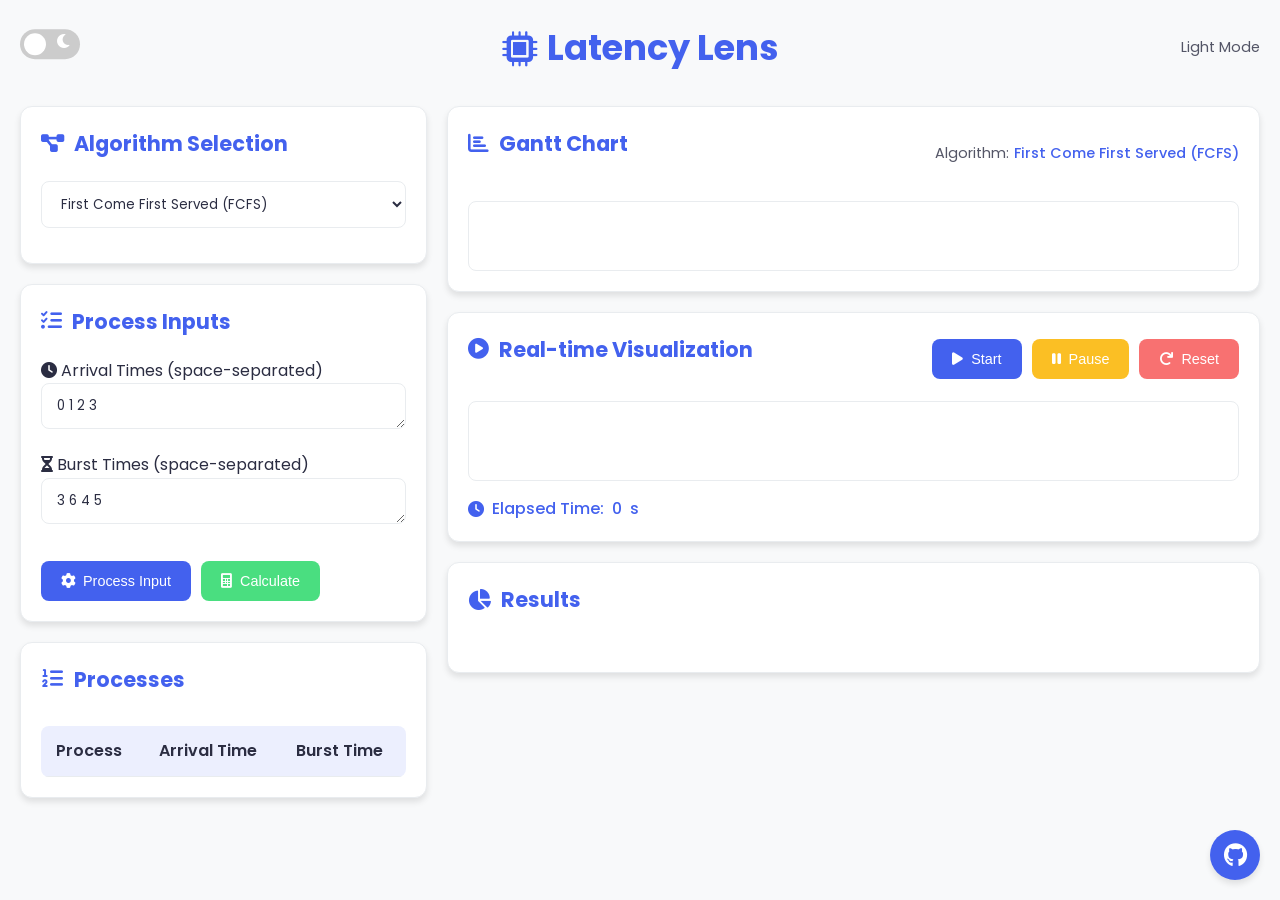
<file: index.html>
<!DOCTYPE html>
<html lang="en">
<head>
    <meta charset="UTF-8">
    <meta name="viewport" content="width=device-width, initial-scale=1.0">
    <title>Intelligent CPU Scheduling Simulator</title>
    <link rel="stylesheet" href="https://fonts.googleapis.com/css2?family=Poppins:wght@300;400;500;600;700&display=swap">
    <link rel="stylesheet" href="https://cdnjs.cloudflare.com/ajax/libs/font-awesome/6.0.0-beta3/css/all.min.css">
    <link rel="stylesheet" href="style.css">
</head>
<body>
    <div class="container">
        <div class="header">
            <div class="theme-switch-wrapper">
                <label class="theme-switch" for="checkbox">
                    <input type="checkbox" id="checkbox" />
                    <div class="slider round">
                        <i class="fas fa-sun"></i>
                        <i class="fas fa-moon"></i>
                    </div>
                </label>
            </div>
            <h1><i class="fas fa-microchip"></i> Latency Lens </h1>
            <div class="mode-indicator">Light Mode</div>
        </div>
        
        <div class="main-content">
            <div class="left-panel">
                <div class="card">
                    <h2><i class="fas fa-project-diagram"></i> Algorithm Selection</h2>
                    <div class="algorithm-select">
                        <select id="algorithm">
                            <option value="fcfs">First Come First Served (FCFS)</option>
                            <option value="sjf">Shortest Job First (Non-preemptive)</option>
                            <option value="srtf">Shortest Remaining Time First (Preemptive)</option>
                            <option value="rr">Round Robin</option>
                            <option value="priority-np">Priority (Non-preemptive)</option>
                            <option value="priority-p">Priority (Preemptive)</option>
                        </select>
                        <div id="timeQuantumInput" class="time-quantum">
                            <label for="timeQuantum">Time Quantum:</label>
                            <input type="number" id="timeQuantum" min="1" placeholder="Enter time quantum" value="2">
                        </div>
                    </div>
                </div>
                
                <div class="card">
                    <h2><i class="fas fa-tasks"></i> Process Inputs</h2>
                    <div class="process-inputs">
                        <div class="input-group">
                            <label><i class="fas fa-clock"></i> Arrival Times (space-separated)</label>
                            <textarea id="arrivalInput" placeholder="Example: 0 1 2 3" rows="1">0 1 2 3</textarea>
                        </div>
                        <div class="input-group">
                            <label><i class="fas fa-hourglass-half"></i> Burst Times (space-separated)</label>
                            <textarea id="burstInput" placeholder="Example: 3 6 4 5" rows="1">3 6 4 5</textarea>
                        </div>
                        <div class="input-group" id="priorityInput">
                            <label><i class="fas fa-sort-numeric-down"></i> Priority Values (space-separated)</label>
                            <textarea id="priorityValues" placeholder="Example: 2 1 4 3" rows="1">2 1 4 3</textarea>
                        </div>
                        <div class="button-group">
                            <button id="processInputBtn" class="btn-primary">
                                <i class="fas fa-cog"></i> Process Input
                            </button>
                            <button id="calculateBtn" class="btn-success">
                                <i class="fas fa-calculator"></i> Calculate
                            </button>
                        </div>
                    </div>
                </div>

                <div class="card">
                    <h2><i class="fas fa-list-ol"></i> Processes</h2>
                    <div class="table-container">
                        <table id="processTable">
                            <thead>
                                <tr>
                                    <th>Process</th>
                                    <th>Arrival Time</th>
                                    <th>Burst Time</th>
                                    <th class="priority-column">Priority</th>
                                </tr>
                            </thead>
                            <tbody id="processTableBody"></tbody>
                        </table>
                    </div>
                </div>
            </div>

            <div class="right-panel">
                <div class="card">
                    <div class="gantt-section">
                        <div class="section-header">
                            <h2><i class="fas fa-chart-bar"></i> Gantt Chart</h2>
                            <div class="algorithm-name">
                                <span>Algorithm:</span>
                                <div id="currentAlgorithm">No algorithm selected</div>
                            </div>
                        </div>
                        <div id="ganttChart" class="gantt-chart"></div>
                    </div>
                </div>
                
                <div class="card">
                    <div id="liveVisualization">
                        <div class="section-header">
                            <h2><i class="fas fa-play-circle"></i> Real-time Visualization</h2>
                            <div class="simulation-controls">
                                <button id="startBtn" class="btn-primary">
                                    <i class="fas fa-play"></i> Start
                                </button>
                                <button id="pauseBtn" class="btn-warning">
                                    <i class="fas fa-pause"></i> Pause
                                </button>
                                <button id="resetBtn" class="btn-danger">
                                    <i class="fas fa-redo"></i> Reset
                                </button>
                            </div>
                        </div>
                        <div id="ganttContainer">
                            <div id="ganttChartLive" class="gantt-chart-live"></div>
                        </div>
                        <div id="timeCounter" class="time-counter">
                            <i class="fas fa-clock"></i> Elapsed Time: <span id="currentTime">0</span>s
                        </div>
                    </div>
                </div>
                
                <div class="card">
                    <div class="results">
                        <div class="section-header">
                            <h2><i class="fas fa-chart-pie"></i> Results</h2>
                        </div>
                        <div id="resultTable" class="result-table-container"></div>
                    </div>
                </div>
            </div>
        </div>
    </div>
    
    <a href="https://github.com/AdithyaVNair" class="github-logo" target="_blank" rel="noopener noreferrer">
        <i class="fab fa-github"></i>
    </a>
    
    <script src="script.js"></script>
</body>
</html>
</file>
<file: style.css>
:root {
    --primary-color: #4361ee;
    --secondary-color: #3a0ca3;
    --accent-color: #4cc9f0;
    --success-color: #4ade80;
    --warning-color: #fbbf24;
    --danger-color: #f87171;
    --text-color: #2b2d42;
    --bg-color: #f8f9fa;
    --card-bg: #ffffff;
    --border-color: #e9ecef;
    --shadow: 0 4px 6px rgba(0, 0, 0, 0.1);
    --transition: all 0.3s ease;
    
    /* Process colors */
    --process-1: #4361ee;
    --process-2: #3a0ca3;
    --process-3: #7209b7;
    --process-4: #f72585;
    --process-5: #4cc9f0;
    --process-6: #4895ef;
    --process-7: #560bad;
    --process-8: #b5179e;
    --process-9: #f15bb5;
    --process-10: #fee440;
}

[data-theme="dark"] {
    --primary-color: #4895ef;
    --secondary-color: #4361ee;
    --text-color: #f8f9fa;
    --bg-color: #121212;
    --card-bg: #1e1e1e;
    --border-color: #333;
    --shadow: 0 4px 6px rgba(0, 0, 0, 0.3);
}

* {
    margin: 0;
    padding: 0;
    box-sizing: border-box;
}

body {
    font-family: 'Poppins', sans-serif;
    background-color: var(--bg-color);
    color: var(--text-color);
    transition: var(--transition);
    line-height: 1.6;
    padding: 20px;
}

.container {
    max-width: 1400px;
    margin: 0 auto;
}

.header {
    display: flex;
    align-items: center;
    justify-content: center;
    margin-bottom: 30px;
    position: relative;
}

.header h1 {
    text-align: center;
    margin: 0;
    color: var(--primary-color);
    font-size: 2.2rem;
    display: flex;
    align-items: center;
    gap: 10px;
}

.theme-switch-wrapper {
    position: absolute;
    left: 0;
    top: 50%;
    transform: translateY(-50%);
}

.mode-indicator {
    position: absolute;
    right: 0;
    top: 50%;
    transform: translateY(-50%);
    font-size: 0.9rem;
    color: var(--text-color);
    opacity: 0.8;
}

.main-content {
    display: grid;
    grid-template-columns: 1fr 2fr;
    gap: 20px;
    margin-top: 20px;
}

.card {
    background-color: var(--card-bg);
    border-radius: 12px;
    padding: 20px;
    margin-bottom: 20px;
    box-shadow: var(--shadow);
    border: 1px solid var(--border-color);
    transition: var(--transition);
}

.card:hover {
    transform: translateY(-5px);
    box-shadow: 0 10px 20px rgba(0, 0, 0, 0.1);
}

h2 {
    margin-bottom: 20px;
    font-size: 1.3rem;
    color: var(--primary-color);
    display: flex;
    align-items: center;
    gap: 10px;
}

.section-header {
    display: flex;
    justify-content: space-between;
    align-items: center;
    margin-bottom: 15px;
}

.algorithm-name {
    display: flex;
    align-items: center;
    gap: 5px;
    font-size: 0.9rem;
}

.algorithm-name span {
    color: var(--text-color);
    opacity: 0.8;
}

.algorithm-name div {
    font-weight: 500;
    color: var(--primary-color);
}

select, textarea, input {
    width: 100%;
    padding: 12px 15px;
    margin-bottom: 15px;
    border: 1px solid var(--border-color);
    border-radius: 8px;
    background-color: var(--card-bg);
    color: var(--text-color);
    font-family: inherit;
    transition: var(--transition);
}

select:focus, textarea:focus, input:focus {
    outline: none;
    border-color: var(--primary-color);
    box-shadow: 0 0 0 2px rgba(67, 97, 238, 0.2);
}

button {
    border: none;
    padding: 12px 20px;
    border-radius: 8px;
    cursor: pointer;
    font-weight: 500;
    transition: var(--transition);
    display: inline-flex;
    align-items: center;
    gap: 8px;
    font-size: 0.9rem;
}

.btn-primary {
    background-color: var(--primary-color);
    color: white;
}

.btn-primary:hover {
    background-color: var(--secondary-color);
    transform: translateY(-2px);
}

.btn-success {
    background-color: var(--success-color);
    color: white;
}

.btn-success:hover {
    opacity: 0.9;
    transform: translateY(-2px);
}

.btn-warning {
    background-color: var(--warning-color);
    color: white;
}

.btn-warning:hover {
    opacity: 0.9;
    transform: translateY(-2px);
}

.btn-danger {
    background-color: var(--danger-color);
    color: white;
}

.btn-danger:hover {
    opacity: 0.9;
    transform: translateY(-2px);
}

.button-group {
    display: flex;
    gap: 10px;
    margin-top: 15px;
}

.table-container {
    overflow-x: auto;
}

table {
    width: 100%;
    border-collapse: separate;
    border-spacing: 0;
    margin-top: 10px;
    border-radius: 8px;
    overflow: hidden;
}

th, td {
    padding: 12px 15px;
    text-align: left;
    border-bottom: 1px solid var(--border-color);
}

th {
    background-color: rgba(67, 97, 238, 0.1);
    font-weight: 600;
}

tr:hover {
    background-color: rgba(67, 97, 238, 0.05);
}

.gantt-chart {
    display: flex;
    height: 70px;
    margin-top: 20px;
    overflow-x: auto;
    border: 1px solid var(--border-color);
    border-radius: 8px;
    background-color: var(--card-bg);
    position: relative;
}

.gantt-block {
    height: 100%;
    display: flex;
    align-items: center;
    justify-content: center;
    color: white;
    font-weight: 500;
    min-width: 50px;
    position: relative;
    transition: width 0.3s ease;
}

.gantt-block span {
    transform: rotate(-90deg);
    white-space: nowrap;
    position: absolute;
    font-size: 0.8rem;
}

.gantt-time {
    display: flex;
    justify-content: space-between;
    margin-top: 5px;
    font-size: 0.8rem;
    color: var(--text-color);
    opacity: 0.8;
}

.gantt-chart-live {
    display: flex;
    height: 80px;
    background-color: var(--card-bg);
    border: 1px solid var(--border-color);
    border-radius: 8px;
    margin-top: 15px;
    position: relative;
    overflow: hidden;
}

.live-process {
    height: 100%;
    display: flex;
    align-items: center;
    justify-content: center;
    color: white;
    font-weight: bold;
    position: absolute;
    transition: width 0.3s, left 0.3s;
    border-radius: 4px;
}

.time-counter {
    margin-top: 15px;
    font-weight: 500;
    display: flex;
    align-items: center;
    gap: 8px;
    color: var(--primary-color);
}

.simulation-controls {
    display: flex;
    gap: 10px;
}

.result-table-container {
    overflow-x: auto;
}

.average-row {
    font-weight: bold;
    background-color: rgba(67, 97, 238, 0.1);
}

.theme-switch {
    display: inline-block;
    height: 30px;
    position: relative;
    width: 60px;
}

.theme-switch input {
    display: none;
}

.slider {
    background-color: #ccc;
    bottom: 0;
    cursor: pointer;
    left: 0;
    position: absolute;
    right: 0;
    top: 0;
    transition: .4s;
    border-radius: 34px;
}

.slider:before {
    background-color: #fff;
    bottom: 4px;
    content: "";
    height: 22px;
    left: 4px;
    position: absolute;
    transition: .4s;
    width: 22px;
    border-radius: 50%;
}

input:checked + .slider {
    background-color: var(--primary-color);
}

input:checked + .slider:before {
    transform: translateX(30px);
}

.slider i {
    position: absolute;
    top: 4px;
    font-size: 1rem;
    color: white;
    transition: opacity 0.2s;
}

.slider .fa-sun {
    left: 8px;
    opacity: 0;
}

.slider .fa-moon {
    right: 8px;
    opacity: 1;
}

input:checked + .slider .fa-sun {
    opacity: 1;
}

input:checked + .slider .fa-moon {
    opacity: 0;
}

.github-logo {
    position: fixed;
    bottom: 20px;
    right: 20px;
    width: 50px;
    height: 50px;
    border-radius: 50%;
    background-color: var(--primary-color);
    color: white;
    display: flex;
    align-items: center;
    justify-content: center;
    box-shadow: var(--shadow);
    transition: var(--transition);
    text-decoration: none;
    font-size: 1.5rem;
}

.github-logo:hover {
    transform: scale(1.1) rotate(10deg);
    background-color: var(--secondary-color);
}

.time-quantum {
    margin-top: 15px;
    display: none;
}

#priorityInput {
    display: none;
}

.priority-column {
    display: none;
}

@media (max-width: 1200px) {
    .main-content {
        grid-template-columns: 1fr;
    }
    
    .header h1 {
        font-size: 1.8rem;
    }
}

@media (max-width: 768px) {
    .button-group {
        flex-direction: column;
    }
    
    .simulation-controls {
        flex-wrap: wrap;
    }
    
    .header {
        flex-direction: column;
        gap: 10px;
    }
    
    .theme-switch-wrapper, .mode-indicator {
        position: static;
        transform: none;
        margin-bottom: 10px;
    }
}
.gantt-timeline {
    position: relative;
    height: 100%;
    width: 100%;
    background-color: var(--card-bg);
}

.gantt-block-live {
    position: absolute;
    height: 100%;
    display: flex;
    align-items: center;
    justify-content: center;
    color: white;
    font-weight: 500;
    transition: opacity 0.3s;
    overflow: hidden;
}

.gantt-block-live span {
    font-size: 0.8rem;
    white-space: nowrap;
}

.time-indicator {
    height: 100%;
    width: 2px;
    background-color: var(--danger-color);
    position: absolute;
    left: 0;
    top: 0;
    z-index: 10;
    transition: left 0.5s linear;
}

.gantt-block-live:hover {
    transform: scaleY(1.05);
    z-index: 5;
}
</file>
